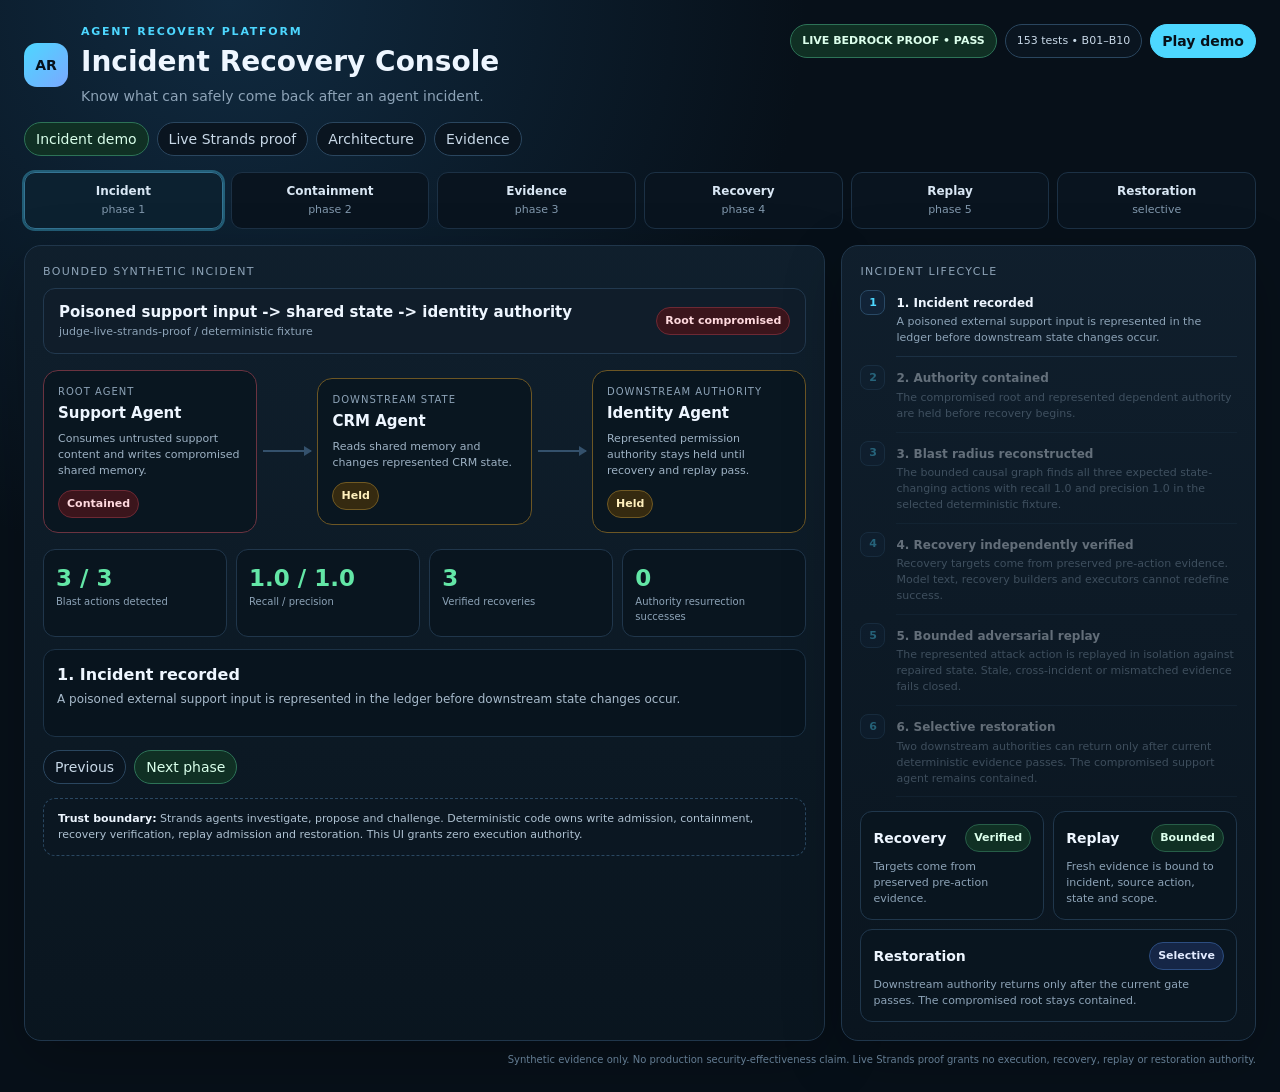
<file: demo/index.html>
<!doctype html>
<html lang="en">
<head>
<meta charset="utf-8"/>
<meta name="viewport" content="width=device-width,initial-scale=1"/>
<title>Agent Recovery Platform — Judge Console</title>
<style>
:root{--bg:#071019;--panel:#0d1824;--panel2:#101f2d;--line:#20364b;--text:#eef6ff;--muted:#8da3b7;--cyan:#4dd7ff;--green:#63e6a6;--amber:#f6c85f;--red:#ff6b7d;--blue:#7aa8ff}*{box-sizing:border-box}html{background:var(--bg)}body{margin:0;color:var(--text);font:14px/1.45 Inter,ui-sans-serif,system-ui,-apple-system,BlinkMacSystemFont,"Segoe UI",sans-serif;background:radial-gradient(circle at 18% 0%,#102a40 0,#071019 38%);min-height:100vh}button{font:inherit}.wrap{max-width:1500px;margin:auto;padding:24px}.top{display:flex;align-items:flex-start;justify-content:space-between;gap:20px;margin-bottom:16px}.brand{display:flex;gap:13px;align-items:center}.logo{width:44px;height:44px;border-radius:13px;background:linear-gradient(135deg,var(--cyan),var(--blue));display:grid;place-items:center;color:#06111c;font-weight:900}.eyebrow{color:var(--cyan);font-size:11px;letter-spacing:.16em;text-transform:uppercase;font-weight:800}.title{font-size:28px;font-weight:780;margin-top:2px}.subtitle{color:var(--muted);margin-top:3px}.topRight{display:flex;gap:8px;align-items:center;flex-wrap:wrap;justify-content:flex-end}.chip,.btn{border:1px solid #2a465f;background:#0a1520;color:#c8d8e7;border-radius:999px;padding:8px 11px}.chip{font-size:11px}.chip.live{color:#dcffec;background:#103024;border-color:#2d7357;font-weight:800}.btn{cursor:pointer;transition:.18s;display:inline-flex;align-items:center;justify-content:center;line-height:1;min-height:34px}.btn:hover{border-color:#477191;transform:translateY(-1px)}.btn.primary{color:#071019;background:var(--cyan);border-color:var(--cyan);font-weight:800}.btn.active{color:#d9ffeb;background:#103024;border-color:#2d7357}.tabs{display:flex;gap:8px;flex-wrap:wrap;margin-bottom:16px}.steps{display:grid;grid-template-columns:repeat(6,1fr);gap:8px;margin-bottom:16px}.step{cursor:pointer;padding:10px;border-radius:11px;background:#09141f;border:1px solid #1c3145;text-align:center;color:#8198ad;font-size:11px;transition:.2s}.step b{display:block;color:#d9e7f4;font-size:12px;margin-bottom:2px}.step.done{border-color:#245d49;background:#0b211b}.step.done b{color:var(--green)}.step.current{outline:2px solid rgba(77,215,255,.34);border-color:#347493;background:#0c2130}.grid{display:grid;grid-template-columns:1.45fr .75fr;gap:16px}.card{background:linear-gradient(180deg,rgba(16,31,45,.97),rgba(10,21,31,.97));border:1px solid var(--line);border-radius:17px;box-shadow:0 18px 60px rgba(0,0,0,.22)}.pad{padding:18px}.label{color:var(--muted);font-size:11px;text-transform:uppercase;letter-spacing:.12em}.incident{display:flex;justify-content:space-between;gap:12px;align-items:center;padding:13px 15px;margin:8px 0 16px;background:#101d2a;border:1px solid #22394f;border-radius:12px}.incident strong{font-size:15px}.small{font-size:11px;color:var(--muted)}.pill{display:inline-flex;align-items:center;gap:6px;border-radius:999px;padding:5px 8px;font-size:11px;font-weight:800;white-space:nowrap}.red{color:#ffd9de;background:#3b151c;border:1px solid #6d2934}.green{color:#dcffec;background:#103024;border:1px solid #275e48}.amber{color:#fff0bd;background:#352a10;border:1px solid #705923}.blue{color:#e2ebff;background:#152646;border:1px solid #2c4d80}.flow{display:grid;grid-template-columns:1fr 48px 1fr 48px 1fr;align-items:center;gap:6px;margin:16px 0}.node{min-height:140px;border-radius:15px;border:1px solid #284159;background:#091620;padding:14px;transition:.25s}.node.root{border-color:#6b3340}.node.restored{border-color:#29614c}.node.held{border-color:#6c5624}.node h3{font-size:15px;margin:4px 0 6px}.node p{font-size:11px;color:#9db1c3;margin:0 0 11px}.role{font-size:10px;color:var(--muted);text-transform:uppercase;letter-spacing:.1em}.arrow{height:2px;background:#34516c;position:relative}.arrow:after{content:"";position:absolute;right:-1px;top:-4px;border-left:8px solid #34516c;border-top:5px solid transparent;border-bottom:5px solid transparent}.metrics{display:grid;grid-template-columns:repeat(4,1fr);gap:9px;margin-top:14px}.metric{background:#09151f;border:1px solid #20364b;border-radius:12px;padding:12px}.metric .v{font-size:23px;font-weight:800}.metric .k{font-size:10px;color:var(--muted)}.good{color:var(--green)}.warn{color:var(--amber)}.timeline{display:grid;gap:8px;margin-top:10px}.event{display:grid;grid-template-columns:27px 1fr;gap:9px;opacity:.38;transition:.2s}.event.active{opacity:1}.dot{width:25px;height:25px;border-radius:8px;background:#112337;border:1px solid #294965;display:grid;place-items:center;color:var(--cyan);font-size:11px;font-weight:800}.event .body{padding:2px 0 10px;border-bottom:1px solid #1b3043}.event strong{font-size:12px}.event p{font-size:11px;color:var(--muted);margin:2px 0 0}.proof{display:grid;grid-template-columns:repeat(2,minmax(0,1fr));gap:9px;margin-top:14px}.proofbox{border-radius:12px;padding:12px;background:#09151f;border:1px solid #20374c;min-width:0}.proofbox.wide{grid-column:1/-1}.proofbox .head{display:flex;justify-content:space-between;gap:10px;align-items:center;margin-bottom:7px}.proofbox p{color:var(--muted);font-size:11px;margin:0}.hash{font-family:ui-monospace,SFMono-Regular,Menlo,monospace;word-break:break-all}.trust,.notice{margin-top:14px;padding:12px 14px;border-radius:12px;background:#0b1722;border:1px dashed #294761;color:#aec1d1;font-size:11px}.notice{border-style:solid;border-color:#5c4c22;background:#1f1b0d;color:#d7c88f}.trust b,.notice b{color:#eef6ff}.scene{min-height:88px;margin-top:12px;padding:13px;border-radius:12px;background:#08141e;border:1px solid #1c3246}.scene h2{font-size:16px;margin:0 0 5px}.scene p{margin:0;color:#a7bacb;font-size:12px}.hidden{display:none!important}.arch{display:grid;grid-template-columns:1fr 40px 1.25fr;gap:8px;align-items:center;margin-top:12px}.zone{border-radius:14px;padding:14px;min-height:185px}.zone.reason{background:#0c1a28;border:1px solid #2c4f70}.zone.control{background:#0c1d17;border:1px solid #2b624c}.zone h3{margin:3px 0 10px;font-size:14px}.stack{display:grid;gap:7px}.mini{padding:8px;border:1px solid #29445d;border-radius:9px;background:#0a1520;font-size:11px}.zone.control .mini{border-color:#2c5b49}.noauth{margin-top:10px;color:#ff9dab;font-size:10px;font-weight:900;letter-spacing:.1em}.centerArrow{text-align:center;color:#66839d;font-size:24px}.controls{display:flex;gap:8px;flex-wrap:wrap;margin-top:13px}.liveGrid{display:grid;grid-template-columns:repeat(3,1fr);gap:10px;margin-top:10px}.agentCard{padding:14px;border:1px solid #29445d;border-radius:12px;background:#091620}.agentCard h3{font-size:14px;margin:5px 0 6px}.agentCard p{font-size:11px;color:#a1b5c7;margin:0}.liveMeta{display:grid;grid-template-columns:repeat(4,1fr);gap:9px;margin-top:14px}.meta{padding:11px;border:1px solid #20364b;border-radius:11px;background:#09151f}.meta b{display:block;font-size:16px;margin-top:3px}.footer{margin-top:12px;color:#637c92;font-size:10px;text-align:right}@media(max-width:1050px){.grid{grid-template-columns:1fr}.steps{grid-template-columns:repeat(3,1fr)}.flow{grid-template-columns:1fr}.arrow{height:22px;width:2px;margin:auto}.arrow:after{right:-4px;top:auto;bottom:-1px;border-left:5px solid transparent;border-right:5px solid transparent;border-top:8px solid #34516c}.metrics,.proof,.liveMeta{grid-template-columns:repeat(2,1fr)}.liveGrid{grid-template-columns:1fr}.top{flex-direction:column}.topRight{justify-content:flex-start}.arch{grid-template-columns:1fr}.centerArrow{transform:rotate(90deg)}}
</style>
</head>
<body>
<main class="wrap">
<header class="top">
  <div class="brand"><div class="logo">AR</div><div><div class="eyebrow">Agent Recovery Platform</div><div class="title">Incident Recovery Console</div><div class="subtitle">Know what can safely come back after an agent incident.</div></div></div>
  <div class="topRight"><span class="chip live">LIVE BEDROCK PROOF • PASS</span><span class="chip">153 tests • B01–B10</span><button class="btn primary" id="playBtn">Play demo</button></div>
</header>
<div class="tabs"><button class="btn active" data-view="demo">Incident demo</button><button class="btn" data-view="live">Live Strands proof</button><button class="btn" data-view="arch">Architecture</button><button class="btn" data-view="evidence">Evidence</button></div>
<section id="demoView">
  <div class="steps" id="steps"></div>
  <div class="grid">
    <section class="card pad">
      <div class="label">Bounded synthetic incident</div>
      <div class="incident"><div><strong>Poisoned support input -> shared state -> identity authority</strong><div class="small">judge-live-strands-proof / deterministic fixture</div></div><span class="pill red">Root compromised</span></div>
      <div class="flow">
        <article class="node root" id="supportNode"><div class="role">Root agent</div><h3>Support Agent</h3><p>Consumes untrusted support content and writes compromised shared memory.</p><span class="pill red" id="supportState">Contained</span></article>
        <div class="arrow"></div>
        <article class="node held" id="crmNode"><div class="role">Downstream state</div><h3>CRM Agent</h3><p>Reads shared memory and changes represented CRM state.</p><span class="pill amber" id="crmState">Held</span></article>
        <div class="arrow"></div>
        <article class="node held" id="identityNode"><div class="role">Downstream authority</div><h3>Identity Agent</h3><p>Represented permission authority stays held until recovery and replay pass.</p><span class="pill amber" id="identityState">Held</span></article>
      </div>
      <div class="metrics"><div class="metric"><div class="v good">3 / 3</div><div class="k">Blast actions detected</div></div><div class="metric"><div class="v good">1.0 / 1.0</div><div class="k">Recall / precision</div></div><div class="metric"><div class="v good">3</div><div class="k">Verified recoveries</div></div><div class="metric"><div class="v good">0</div><div class="k">Authority resurrection successes</div></div></div>
      <div class="scene"><h2 id="sceneTitle"></h2><p id="sceneText"></p></div>
      <div class="controls"><button class="btn" id="prevBtn">Previous</button><button class="btn active" id="nextBtn">Next phase</button></div>
      <div class="trust"><b>Trust boundary:</b> Strands agents investigate, propose and challenge. Deterministic code owns write admission, containment, recovery verification, replay admission and restoration. This UI grants zero execution authority.</div>
    </section>
    <aside class="card pad"><div class="label">Incident lifecycle</div><div class="timeline" id="timeline"></div><div class="proof"><div class="proofbox"><div class="head"><strong>Recovery</strong><span class="pill green">Verified</span></div><p>Targets come from preserved pre-action evidence.</p></div><div class="proofbox"><div class="head"><strong>Replay</strong><span class="pill green">Bounded</span></div><p>Fresh evidence is bound to incident, source action, state and scope.</p></div><div class="proofbox wide"><div class="head"><strong>Restoration</strong><span class="pill blue">Selective</span></div><p>Downstream authority returns only after the current gate passes. The compromised root stays contained.</p></div></div></aside>
  </div>
</section>
<section id="liveView" class="card pad hidden">
  <div class="label">Verified live advisory path</div>
  <div class="incident"><div><strong>Strands Agents SDK + Amazon Bedrock</strong><div class="small">EU Claude Haiku 4.5 cross-region inference</div></div><span class="pill green">PASS</span></div>
  <div class="liveGrid"><div class="agentCard"><div class="role">1. Investigator</div><h3>Causal path reconstructed</h3><p>Untrusted support input -> shared memory -> CRM change -> identity permission change.</p></div><div class="agentCard"><div class="role">2. Recovery Planner</div><h3>Candidate plan + residual risk</h3><p>Proposed ordered recovery steps without claiming that model advice itself proves recovery.</p></div><div class="agentCard"><div class="role">3. Skeptic</div><h3>Recovery claim: uncertain</h3><p>Incident causality supported. Recovery remains unproven until deterministic execution and verification evidence exists.</p></div></div>
  <div class="liveMeta"><div class="meta"><div class="label">Model calls</div><b>3</b></div><div class="meta"><div class="label">Tools exposed</div><b>0</b></div><div class="meta"><div class="label">Authorization effect</div><b>none</b></div><div class="meta"><div class="label">Evidence events</div><b>10</b></div></div>
  <div class="scene"><h2>Why the live proof matters</h2><p>This is a real AWS execution path, not a mocked integration. It also demonstrates why LLM reasoning remains advisory: deterministic evidence still decides what can be recovered and what authority can return.</p></div>
  <div class="notice"><b>Observed live limitation:</b> raw model prose added one unsupported synthetic contact name. The judge UI intentionally excludes that detail and surfaces only ledger-backed identifiers and deterministic evidence.</div>
  <div class="proof"><div class="proofbox"><div class="head"><strong>Model</strong><span class="pill blue">EU</span></div><p>eu.anthropic.claude-haiku-4-5-20251001-v1:0</p></div><div class="proofbox"><div class="head"><strong>Artifact SHA-256</strong><span class="pill green">Captured</span></div><p class="hash">9b9b1fae30faa5d597252d7ea35c9d65bd271a0c5bc2a3c9cdc5ec565a820a8c</p></div></div>
</section>
<section id="archView" class="card pad hidden">
  <div class="label">Two-zone trust architecture</div>
  <div class="arch"><div class="zone reason"><div class="role">Advisory reasoning zone</div><h3>Strands agents reason over incident evidence</h3><div class="stack"><div class="mini">Investigator -> cited causal hypothesis</div><div class="mini">Recovery Planner -> candidate steps + residual risks</div><div class="mini">Skeptic -> challenge unsupported recovery claims</div></div><div class="noauth">NO EXECUTION AUTHORITY</div></div><div class="centerArrow">→</div><div class="zone control"><div class="role">Deterministic recovery control plane</div><h3>Only deterministic gates may mutate state or restore authority</h3><div class="stack"><div class="mini">Recovery Contracts + Action Ledger + Causal Graph</div><div class="mini">Containment + Recovery Engine + independent verifier</div><div class="mini">Replay Lab + fresh single-use Restoration Gate</div><div class="mini">Judge evidence / console -> presentation only</div></div></div></div>
  <div class="scene"><h2>Model advice is not recovery proof</h2><p>A model may investigate and propose, but it cannot redefine the expected recovered state or make its own recovery claim true. Restoration requires current deterministic proof.</p></div>
</section>
<section id="evidenceView" class="card pad hidden">
  <div class="label">Accepted bounded evidence</div>
  <div class="metrics"><div class="metric"><div class="v good">153</div><div class="k">Deterministic tests</div></div><div class="metric"><div class="v good">3.10 + 3.12</div><div class="k">Python CI</div></div><div class="metric"><div class="v good">B01–B10</div><div class="k">Adversarial benchmark</div></div><div class="metric"><div class="v good">PASS</div><div class="k">Live Bedrock advisory path</div></div></div>
  <div class="scene"><h2>Green tests were not treated as proof</h2><p>120 green tests -> GPT-6 architecture audit -> 139 -> targeted re-audit -> 152 -> Codex acceptance audit -> 153. Confirmed release blockers were fixed and converted into permanent regressions.</p></div>
  <div class="proof"><div class="proofbox"><div class="head"><strong>Credential-free path</strong><span class="pill green">Reproducible</span></div><p>Deterministic judge evidence remains the submission source of truth.</p></div><div class="proofbox"><div class="head"><strong>Live path</strong><span class="pill green">Verified</span></div><p>Three bounded advisory Strands calls executed through Amazon Bedrock.</p></div><div class="proofbox wide"><div class="head"><strong>Claim boundary</strong><span class="pill blue">Bounded</span></div><p>Synthetic incident evidence only. No production security-effectiveness claim and no AgentCore claim.</p></div></div>
</section>
<div class="footer">Synthetic evidence only. No production security-effectiveness claim. Live Strands proof grants no execution, recovery, replay or restoration authority.</div>
</main>
<script>
const phases=[{name:'Incident',title:'1. Incident recorded',text:'A poisoned external support input is represented in the ledger before downstream state changes occur.'},{name:'Containment',title:'2. Authority contained',text:'The compromised root and represented dependent authority are held before recovery begins.'},{name:'Evidence',title:'3. Blast radius reconstructed',text:'The bounded causal graph finds all three expected state-changing actions with recall 1.0 and precision 1.0 in the selected deterministic fixture.'},{name:'Recovery',title:'4. Recovery independently verified',text:'Recovery targets come from preserved pre-action evidence. Model text, recovery builders and executors cannot redefine success.'},{name:'Replay',title:'5. Bounded adversarial replay',text:'The represented attack action is replayed in isolation against repaired state. Stale, cross-incident or mismatched evidence fails closed.'},{name:'Restoration',title:'6. Selective restoration',text:'Two downstream authorities can return only after current deterministic evidence passes. The compromised support agent remains contained.'}];
let phase=0,timer=null;
const steps=document.getElementById('steps'),timeline=document.getElementById('timeline');
phases.forEach((p,i)=>{const s=document.createElement('button');s.className='step';s.innerHTML=`<b>${p.name}</b>${i===5?'selective':'phase '+(i+1)}`;s.onclick=()=>setPhase(i);steps.appendChild(s);const e=document.createElement('div');e.className='event';e.innerHTML=`<div class="dot">${i+1}</div><div class="body"><strong>${p.title}</strong><p>${p.text}</p></div>`;timeline.appendChild(e)});
function setPhase(i){phase=Math.max(0,Math.min(phases.length-1,i));document.querySelectorAll('.step').forEach((x,j)=>{x.classList.toggle('done',j<phase);x.classList.toggle('current',j===phase)});document.querySelectorAll('.event').forEach((x,j)=>x.classList.toggle('active',j<=phase));sceneTitle.textContent=phases[phase].title;sceneText.textContent=phases[phase].text;const restored=phase>=5;crmNode.className='node '+(restored?'restored':'held');identityNode.className='node '+(restored?'restored':'held');crmState.className='pill '+(restored?'green':'amber');identityState.className='pill '+(restored?'green':'amber');crmState.textContent=restored?'Restored':'Held';identityState.textContent=restored?'Restored':'Held';prevBtn.disabled=phase===0;nextBtn.textContent=phase===5?'Replay demo':'Next phase'}
function play(){clearInterval(timer);show('demo');setPhase(0);playBtn.textContent='Playing';let i=0;timer=setInterval(()=>{i++;if(i>=phases.length){clearInterval(timer);playBtn.textContent='Play demo';return}setPhase(i)},1800)}
prevBtn.onclick=()=>setPhase(phase-1);nextBtn.onclick=()=>phase===5?play():setPhase(phase+1);playBtn.onclick=play;
const views={demo:demoView,live:liveView,arch:archView,evidence:evidenceView};function show(name){Object.values(views).forEach(v=>v.classList.add('hidden'));views[name].classList.remove('hidden');document.querySelectorAll('[data-view]').forEach(b=>b.classList.toggle('active',b.dataset.view===name))}document.querySelectorAll('[data-view]').forEach(b=>b.onclick=()=>show(b.dataset.view));
document.addEventListener('keydown',e=>{if(e.key==='ArrowRight'&&!demoView.classList.contains('hidden'))setPhase(phase+1);if(e.key==='ArrowLeft'&&!demoView.classList.contains('hidden'))setPhase(phase-1);if(e.key.toLowerCase()==='l')show('live');if(e.key.toLowerCase()==='a')show('arch');if(e.key.toLowerCase()==='e')show('evidence')});
setPhase(0);
</script>
</body>
</html>
</file>
